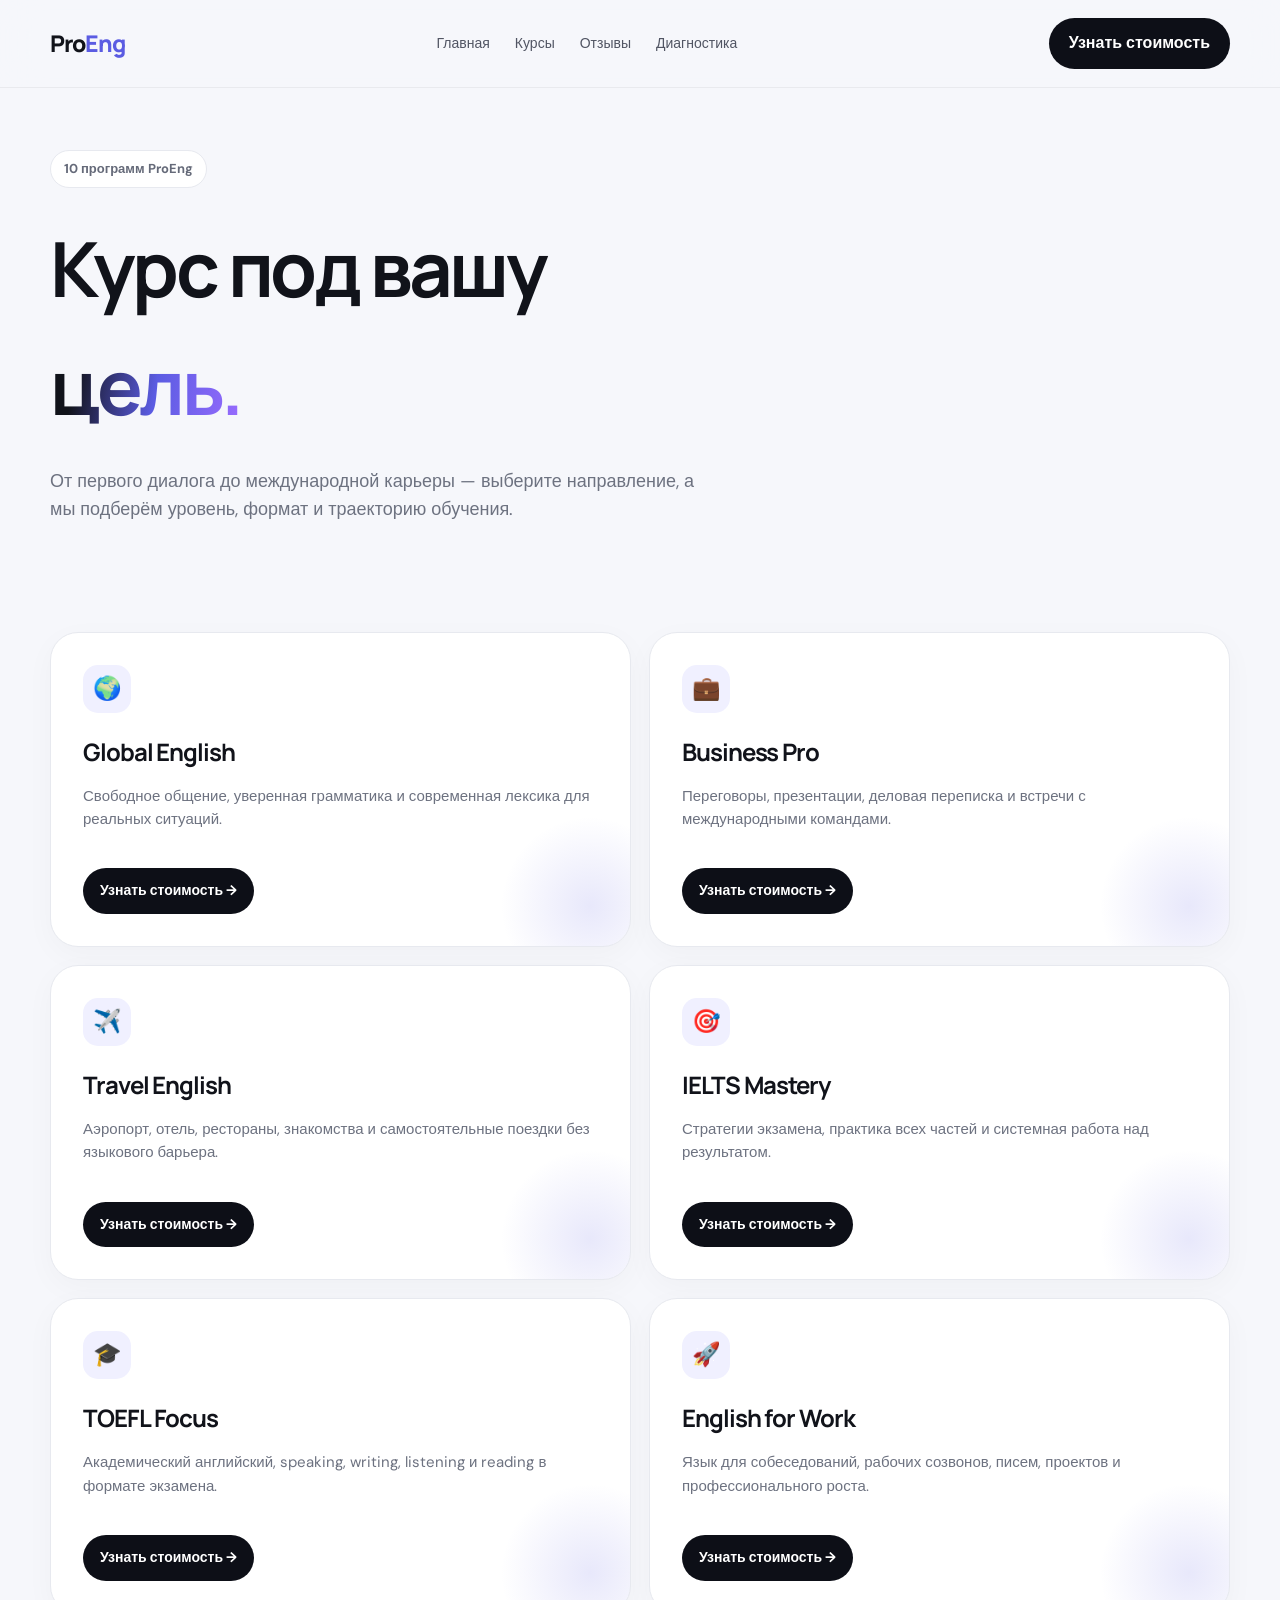
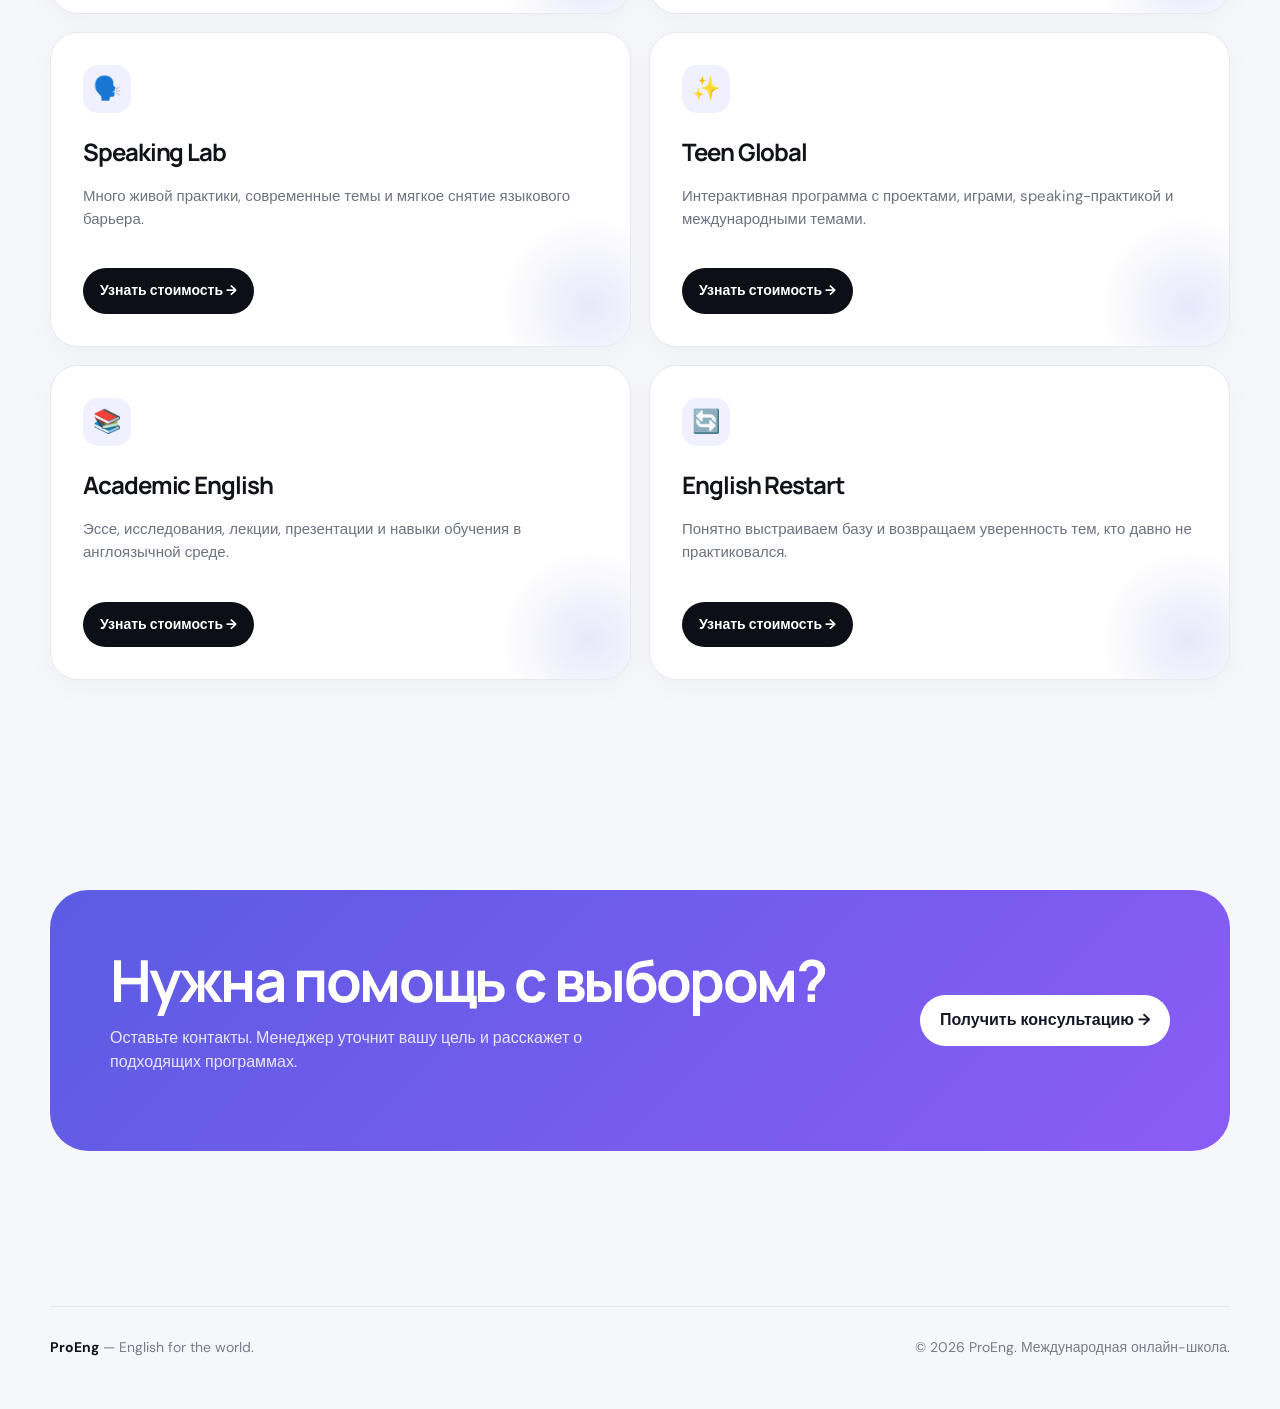
<file: courses.html>
<!doctype html><html lang="ru"><head><meta charset="utf-8"><meta name="viewport" content="width=device-width, initial-scale=1, viewport-fit=cover"><meta name="description" content="ProEng — международная онлайн-школа английского языка."><title>Курсы английского — ProEng</title><link rel="stylesheet" href="styles.css"></head><body><nav class="nav"><div class="container nav-inner"><a class="logo" href="index.html">Pro<span>Eng</span></a><div class="nav-links"><a href="index.html">Главная</a><a href="courses.html">Курсы</a><a href="reviews.html">Отзывы</a><a href="diagnostic.html">Диагностика</a></div><button class="nav-cta js-price" data-course="Узнать стоимость обучения">Узнать стоимость</button><button class="menu">☰</button></div></nav>
<main><section class="page-hero"><div class="container"><div class="eyebrow reveal">10 программ ProEng</div><h1 class="reveal delay-1">Курс под вашу<br><span class="gradient">цель.</span></h1><p class="reveal delay-2">От первого диалога до международной карьеры — выберите направление, а мы подберём уровень, формат и траекторию обучения.</p></div></section>
<section class="section" style="padding-top:20px"><div class="container"><div class="course-grid"><article class="card course-big reveal"><div><div class="course-icon">🌍</div><h3>Global English</h3><p>Свободное общение, уверенная грамматика и современная лексика для реальных ситуаций.</p></div><button class="price-btn js-price" data-course="Стоимость: Global English">Узнать стоимость →</button></article><article class="card course-big reveal"><div><div class="course-icon">💼</div><h3>Business Pro</h3><p>Переговоры, презентации, деловая переписка и встречи с международными командами.</p></div><button class="price-btn js-price" data-course="Стоимость: Business Pro">Узнать стоимость →</button></article><article class="card course-big reveal"><div><div class="course-icon">✈️</div><h3>Travel English</h3><p>Аэропорт, отель, рестораны, знакомства и самостоятельные поездки без языкового барьера.</p></div><button class="price-btn js-price" data-course="Стоимость: Travel English">Узнать стоимость →</button></article><article class="card course-big reveal"><div><div class="course-icon">🎯</div><h3>IELTS Mastery</h3><p>Стратегии экзамена, практика всех частей и системная работа над результатом.</p></div><button class="price-btn js-price" data-course="Стоимость: IELTS Mastery">Узнать стоимость →</button></article><article class="card course-big reveal"><div><div class="course-icon">🎓</div><h3>TOEFL Focus</h3><p>Академический английский, speaking, writing, listening и reading в формате экзамена.</p></div><button class="price-btn js-price" data-course="Стоимость: TOEFL Focus">Узнать стоимость →</button></article><article class="card course-big reveal"><div><div class="course-icon">🚀</div><h3>English for Work</h3><p>Язык для собеседований, рабочих созвонов, писем, проектов и профессионального роста.</p></div><button class="price-btn js-price" data-course="Стоимость: English for Work">Узнать стоимость →</button></article><article class="card course-big reveal"><div><div class="course-icon">🗣️</div><h3>Speaking Lab</h3><p>Много живой практики, современные темы и мягкое снятие языкового барьера.</p></div><button class="price-btn js-price" data-course="Стоимость: Speaking Lab">Узнать стоимость →</button></article><article class="card course-big reveal"><div><div class="course-icon">✨</div><h3>Teen Global</h3><p>Интерактивная программа с проектами, играми, speaking-практикой и международными темами.</p></div><button class="price-btn js-price" data-course="Стоимость: Teen Global">Узнать стоимость →</button></article><article class="card course-big reveal"><div><div class="course-icon">📚</div><h3>Academic English</h3><p>Эссе, исследования, лекции, презентации и навыки обучения в англоязычной среде.</p></div><button class="price-btn js-price" data-course="Стоимость: Academic English">Узнать стоимость →</button></article><article class="card course-big reveal"><div><div class="course-icon">🔄</div><h3>English Restart</h3><p>Понятно выстраиваем базу и возвращаем уверенность тем, кто давно не практиковался.</p></div><button class="price-btn js-price" data-course="Стоимость: English Restart">Узнать стоимость →</button></article></div></div></section>
<section class="section"><div class="container"><div class="cta reveal"><div><h2>Нужна помощь с выбором?</h2><p>Оставьте контакты. Менеджер уточнит вашу цель и расскажет о подходящих программах.</p></div><button class="primary js-price" data-course="Помощь с выбором курса">Получить консультацию →</button></div></div></section></main><footer><div class="container footer-inner"><div><b style="color:#11131a">ProEng</b> — English for the world.</div><div>© <span class="year"></span> ProEng. Международная онлайн-школа.</div></div></footer>
<div class="form-modal" id="formModal">
  <div class="modal">
    <div class="modal-top">
      <div><h2 id="modalTitle">Узнать стоимость</h2><p id="formSub">Оставьте контакты — менеджер подберёт формат обучения и расскажет о стоимости.</p></div>
      <button class="close" onclick="closeForm()" aria-label="Закрыть">×</button>
    </div>
    <form class="form" id="leadForm">
      <input name="firstName" placeholder="Имя" required>
      <input name="lastName" placeholder="Фамилия" required>
      <input name="phone" type="tel" placeholder="Номер телефона" required>
      <input name="telegram" placeholder="Username в Telegram (@username)" required>
      <button type="submit">Отправить заявку</button>
    </form>
    <div class="success" id="success" style="display:none">
      <div class="success-icon">✓</div>
      <h2>Спасибо!</h2>
      <p>Скоро с Вами свяжется наш менеджер и ответит на все вопросы.</p>
      <button class="primary" onclick="closeForm()">Закрыть</button>
    </div>
  </div>
</div>
<script src="script.js"></script></body></html>
</file>
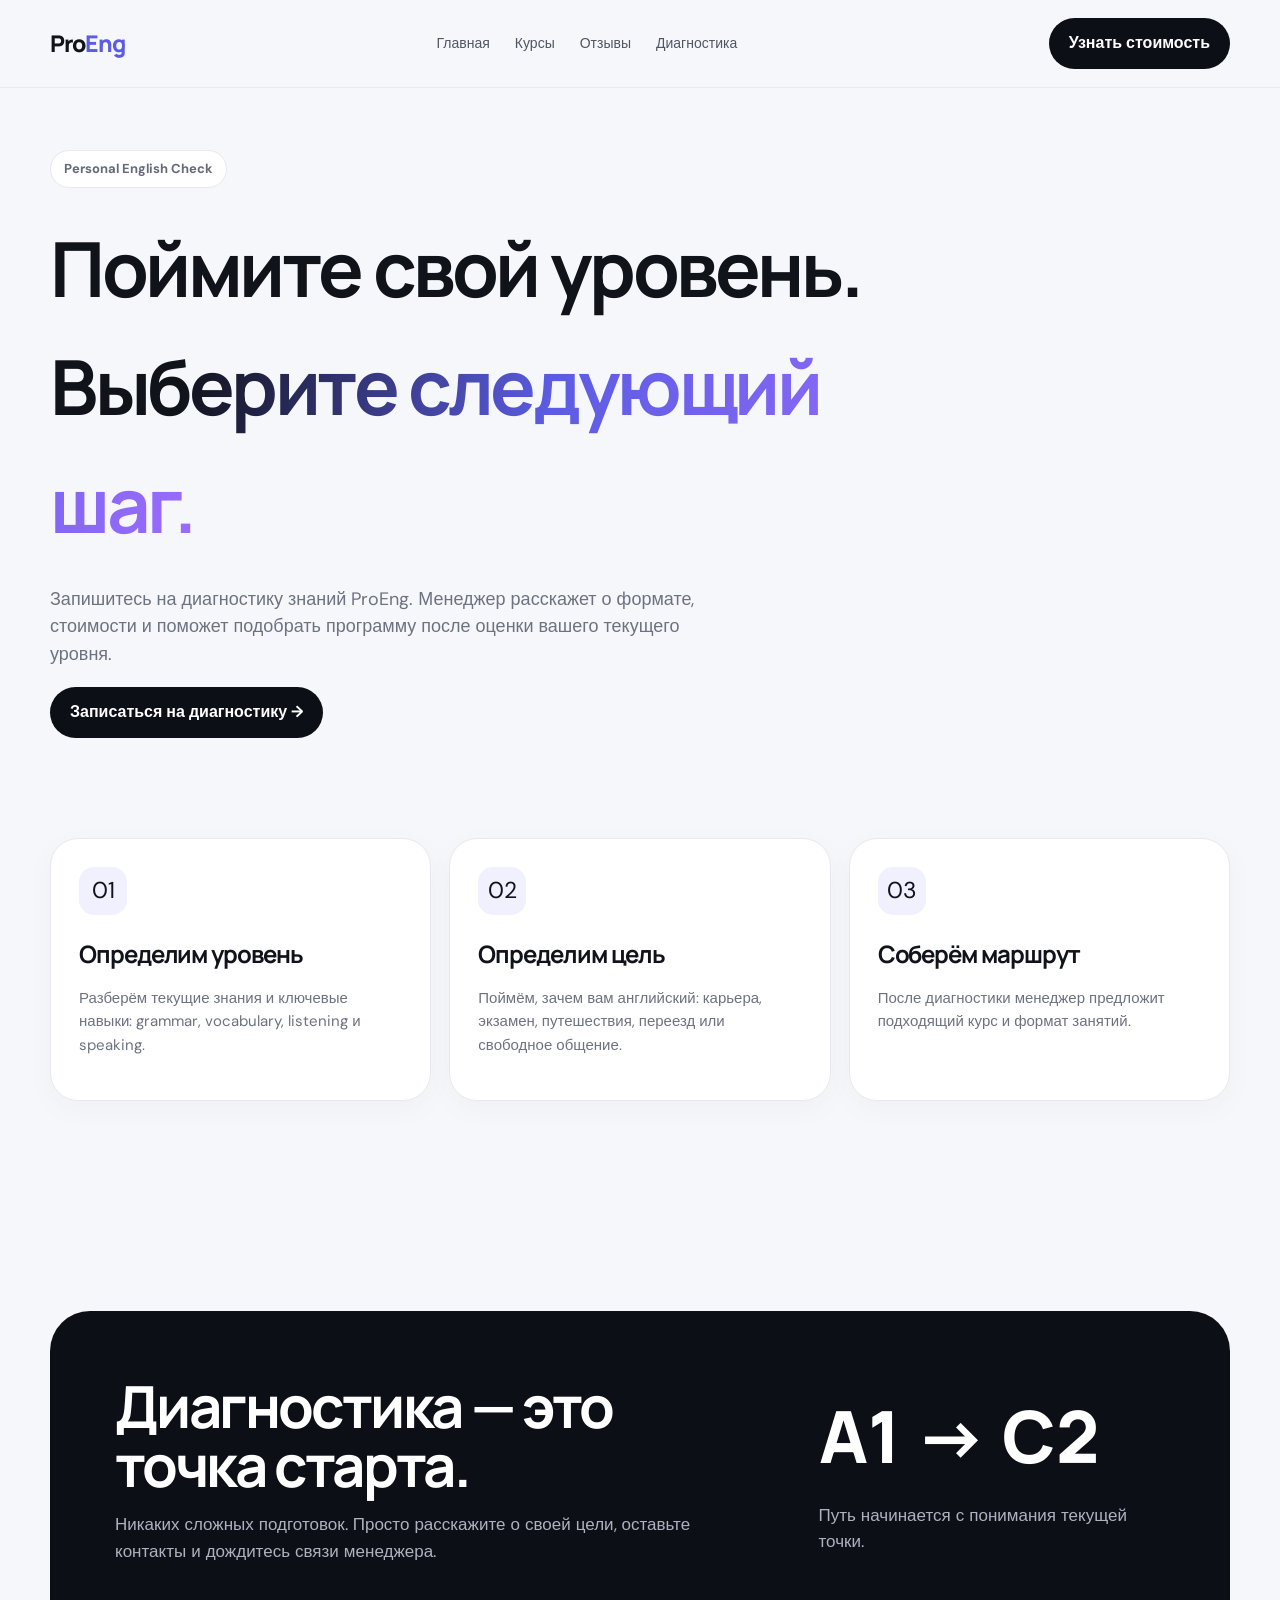
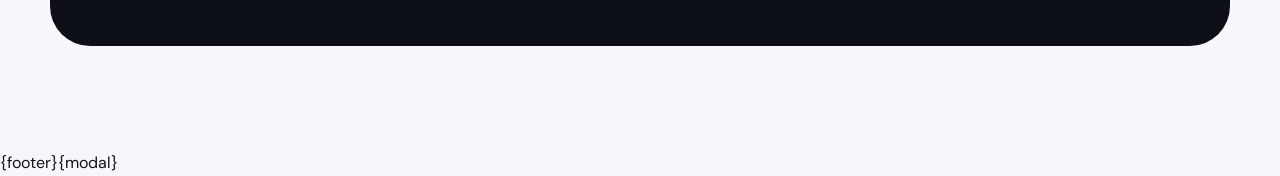
<file: diagnostic.html>
<!doctype html><html lang="ru"><head><meta charset="utf-8"><meta name="viewport" content="width=device-width, initial-scale=1, viewport-fit=cover"><meta name="description" content="ProEng — международная онлайн-школа английского языка."><title>Диагностика знаний — ProEng</title><link rel="stylesheet" href="styles.css"></head><body><nav class="nav"><div class="container nav-inner"><a class="logo" href="index.html">Pro<span>Eng</span></a><div class="nav-links"><a href="index.html">Главная</a><a href="courses.html">Курсы</a><a href="reviews.html">Отзывы</a><a href="diagnostic.html">Диагностика</a></div><button class="nav-cta js-price" data-course="Узнать стоимость обучения">Узнать стоимость</button><button class="menu">☰</button></div></nav>
<main><section class="page-hero"><div class="container"><div class="eyebrow reveal">Personal English Check</div><h1 class="reveal delay-1">Поймите свой уровень.<br><span class="gradient">Выберите следующий шаг.</span></h1><p class="reveal delay-2">Запишитесь на диагностику знаний ProEng. Менеджер расскажет о формате, стоимости и поможет подобрать программу после оценки вашего текущего уровня.</p><button class="primary js-price reveal delay-3" data-course="Записаться на диагностику знаний">Записаться на диагностику →</button></div></section>
<section class="section" style="padding-top:30px"><div class="container"><div class="grid">
<article class="card reveal"><div class="course-icon">01</div><h3>Определим уровень</h3><p>Разберём текущие знания и ключевые навыки: grammar, vocabulary, listening и speaking.</p></article>
<article class="card reveal delay-1"><div class="course-icon">02</div><h3>Определим цель</h3><p>Поймём, зачем вам английский: карьера, экзамен, путешествия, переезд или свободное общение.</p></article>
<article class="card reveal delay-2"><div class="course-icon">03</div><h3>Соберём маршрут</h3><p>После диагностики менеджер предложит подходящий курс и формат занятий.</p></article>
</div></div></section>
<section class="section"><div class="container"><div class="about reveal"><div><h2>Диагностика — это точка старта.</h2><p>Никаких сложных подготовок. Просто расскажите о своей цели, оставьте контакты и дождитесь связи менеджера.</p></div><div><div style="font:800 72px Manrope">A1 → C2</div><p>Путь начинается с понимания текущей точки.</p></div></div></div></section></main>{footer}{modal}<script src="script.js"></script></body></html>
</file>
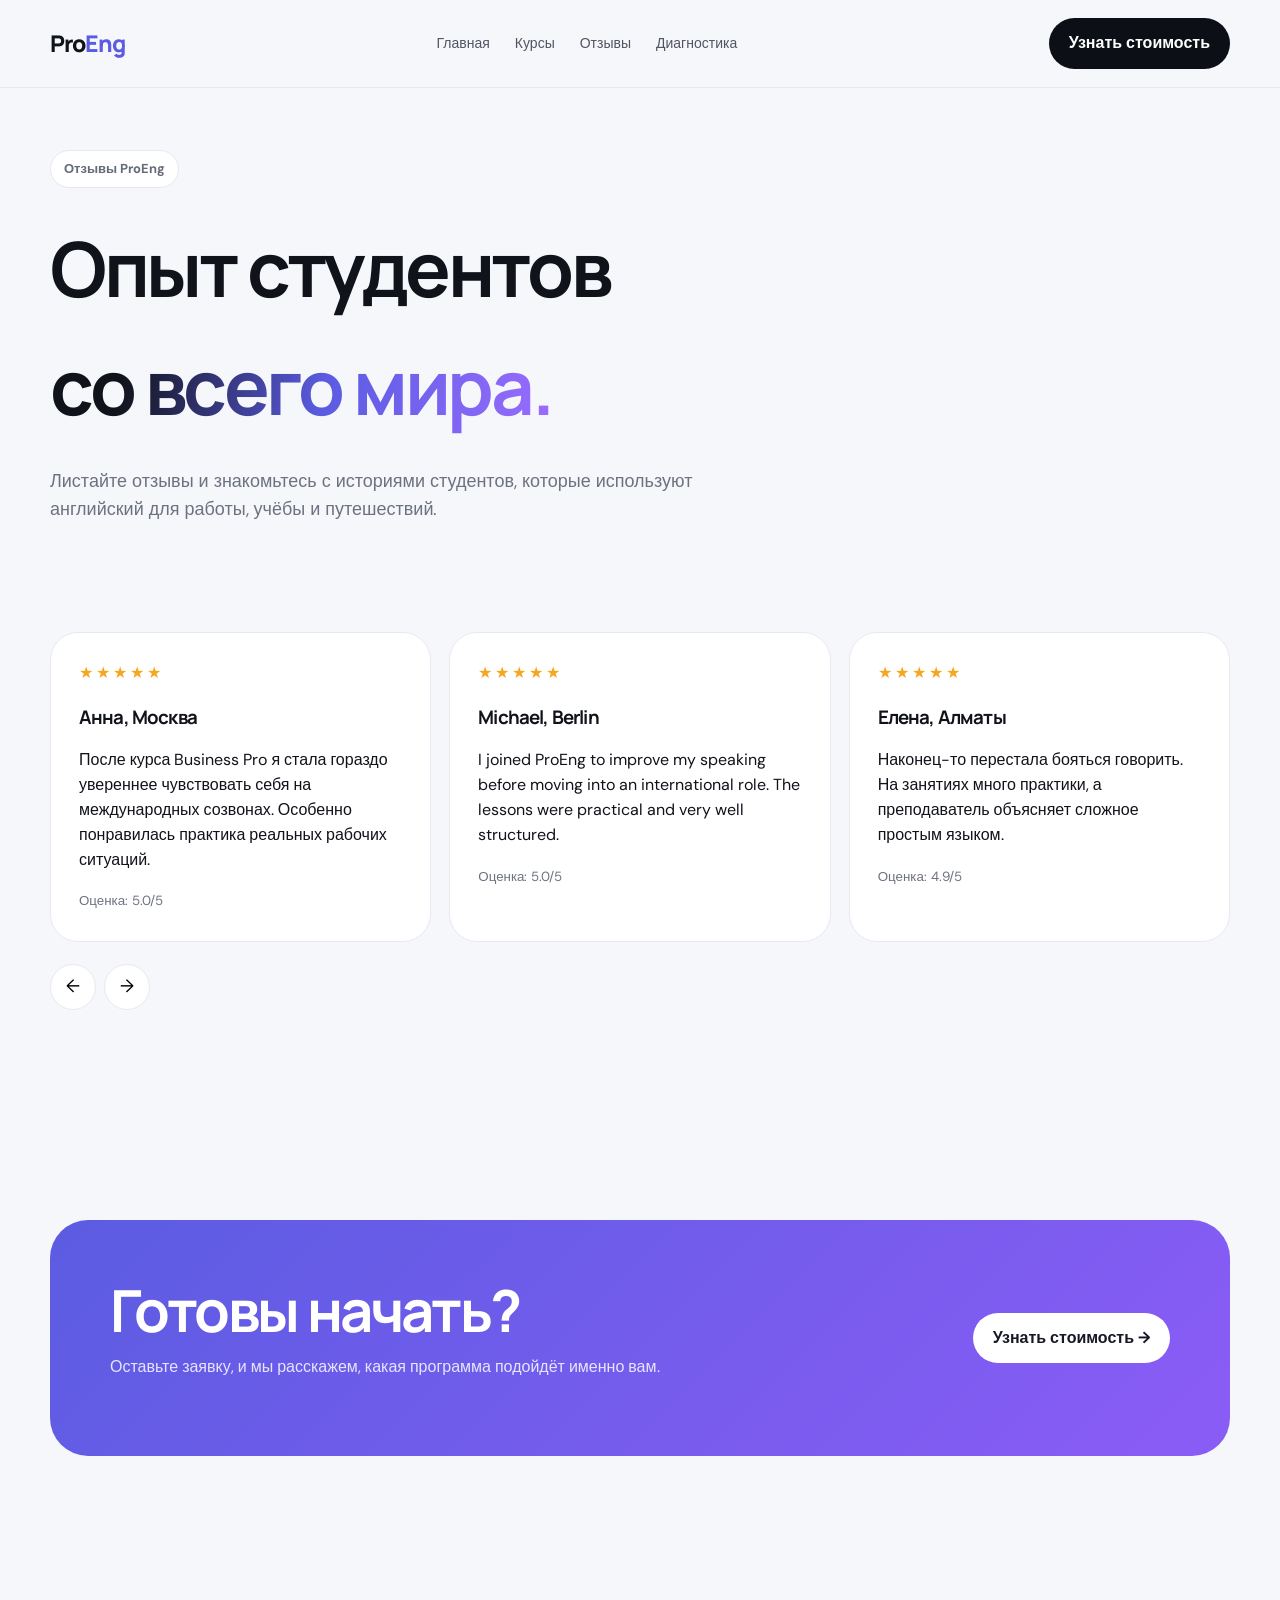
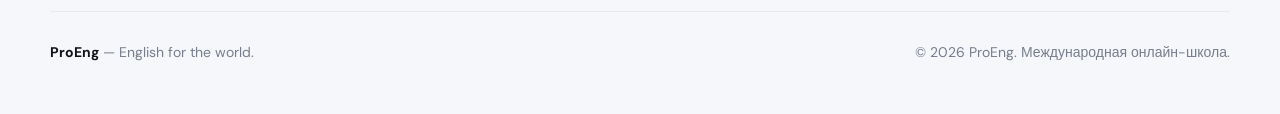
<file: reviews.html>
<!doctype html><html lang="ru"><head><meta charset="utf-8"><meta name="viewport" content="width=device-width, initial-scale=1, viewport-fit=cover"><meta name="description" content="ProEng — международная онлайн-школа английского языка."><title>Отзывы студентов — ProEng</title><link rel="stylesheet" href="styles.css"></head><body><nav class="nav"><div class="container nav-inner"><a class="logo" href="index.html">Pro<span>Eng</span></a><div class="nav-links"><a href="index.html">Главная</a><a href="courses.html">Курсы</a><a href="reviews.html">Отзывы</a><a href="diagnostic.html">Диагностика</a></div><button class="nav-cta js-price" data-course="Узнать стоимость обучения">Узнать стоимость</button><button class="menu">☰</button></div></nav>
<main><section class="page-hero"><div class="container"><div class="eyebrow reveal">Отзывы ProEng</div><h1 class="reveal delay-1">Опыт студентов<br><span class="gradient">со всего мира.</span></h1><p class="reveal delay-2">Листайте отзывы и знакомьтесь с историями студентов, которые используют английский для работы, учёбы и путешествий.</p></div></section>
<section class="section" style="padding-top:20px"><div class="container"><div class="review-wrap"><div class="reviews" id="reviewsTrack"><article class="review"><div class="stars">★★★★★</div><h3>Анна, Москва</h3><p>После курса Business Pro я стала гораздо увереннее чувствовать себя на международных созвонах. Особенно понравилась практика реальных рабочих ситуаций.</p><small>Оценка: 5.0/5</small></article><article class="review"><div class="stars">★★★★★</div><h3>Michael, Berlin</h3><p>I joined ProEng to improve my speaking before moving into an international role. The lessons were practical and very well structured.</p><small>Оценка: 5.0/5</small></article><article class="review"><div class="stars">★★★★★</div><h3>Елена, Алматы</h3><p>Наконец-то перестала бояться говорить. На занятиях много практики, а преподаватель объясняет сложное простым языком.</p><small>Оценка: 4.9/5</small></article><article class="review"><div class="stars">★★★★★</div><h3>Даниил, Варшава</h3><p>Готовился к IELTS вместе с ProEng. Понравилась система обратной связи и понятный план подготовки по неделям.</p><small>Оценка: 5.0/5</small></article><article class="review"><div class="stars">★★★★★</div><h3>Sofia, Barcelona</h3><p>The travel English course was exactly what I needed before my trip. I used the phrases from the lessons almost immediately.</p><small>Оценка: 4.9/5</small></article><article class="review"><div class="stars">★★★★★</div><h3>Александр, Санкт-Петербург</h3><p>Удобный онлайн-формат и ощущение настоящей международной среды. Я заметил прогресс уже в первые недели.</p><small>Оценка: 5.0/5</small></article></div></div><div class="slider-controls"><button class="circle-btn" id="prev">←</button><button class="circle-btn" id="next">→</button></div></div></section>
<section class="section"><div class="container"><div class="cta reveal"><div><h2>Готовы начать?</h2><p>Оставьте заявку, и мы расскажем, какая программа подойдёт именно вам.</p></div><button class="primary js-price" data-course="Узнать стоимость обучения">Узнать стоимость →</button></div></div></section></main><footer><div class="container footer-inner"><div><b style="color:#11131a">ProEng</b> — English for the world.</div><div>© <span class="year"></span> ProEng. Международная онлайн-школа.</div></div></footer>
<div class="form-modal" id="formModal">
  <div class="modal">
    <div class="modal-top">
      <div><h2 id="modalTitle">Узнать стоимость</h2><p id="formSub">Оставьте контакты — менеджер подберёт формат обучения и расскажет о стоимости.</p></div>
      <button class="close" onclick="closeForm()" aria-label="Закрыть">×</button>
    </div>
    <form class="form" id="leadForm">
      <input name="firstName" placeholder="Имя" required>
      <input name="lastName" placeholder="Фамилия" required>
      <input name="phone" type="tel" placeholder="Номер телефона" required>
      <input name="telegram" placeholder="Username в Telegram (@username)" required>
      <button type="submit">Отправить заявку</button>
    </form>
    <div class="success" id="success" style="display:none">
      <div class="success-icon">✓</div>
      <h2>Спасибо!</h2>
      <p>Скоро с Вами свяжется наш менеджер и ответит на все вопросы.</p>
      <button class="primary" onclick="closeForm()">Закрыть</button>
    </div>
  </div>
</div>
<script src="script.js"></script></body></html>
</file>
<file: styles.css>
@import url('https://fonts.googleapis.com/css2?family=DM+Sans:wght@400;500;600;700&family=Manrope:wght@500;600;700;800&display=swap');

:root{
  --bg:#f6f7fb; --surface:#fff; --text:#11131a; --muted:#6d7280;
  --line:#e7e9ef; --accent:#5b5ce2; --accent2:#8b5cf6; --dark:#0d0f17;
  --shadow:0 24px 70px rgba(22,25,45,.10);
}
*{box-sizing:border-box}
html{scroll-behavior:smooth}
body{margin:0;background:var(--bg);color:var(--text);font-family:"DM Sans",sans-serif;line-height:1.55;overflow-x:hidden}
a{text-decoration:none;color:inherit}
button,input{font:inherit}
button{cursor:pointer;border:0}
.container{width:min(1180px,calc(100% - 40px));margin:auto}
.nav{position:fixed;top:0;left:0;right:0;z-index:50;padding:18px 0;background:rgba(246,247,251,.72);backdrop-filter:blur(20px);border-bottom:1px solid rgba(0,0,0,.05)}
.nav-inner{display:flex;align-items:center;justify-content:space-between;gap:25px}
.logo{font-family:Manrope;font-size:23px;font-weight:800;letter-spacing:-1px}
.logo span{color:var(--accent)}
.nav-links{display:flex;gap:25px;align-items:center}
.nav-links a{font-size:14px;color:#515563;transition:.3s}
.nav-links a:hover,.nav-links a.active{color:var(--text)}
.nav-cta,.primary{background:var(--dark);color:white;border-radius:999px;padding:13px 20px;font-weight:700;transition:.35s}
.nav-cta:hover,.primary:hover{transform:translateY(-2px);box-shadow:0 12px 28px rgba(13,15,23,.18)}
.menu{display:none;background:none;font-size:25px}
.hero{min-height:100vh;padding:150px 0 90px;display:flex;align-items:center;position:relative;overflow:hidden}
.hero:before{content:"";position:absolute;width:600px;height:600px;border-radius:50%;background:radial-gradient(circle,rgba(91,92,226,.18),transparent 68%);top:-120px;right:-120px;filter:blur(8px)}
.eyebrow{display:inline-flex;padding:8px 13px;border:1px solid var(--line);background:#fff;border-radius:999px;color:#656a79;font-size:13px;font-weight:700;margin-bottom:22px}
h1,h2,h3{font-family:Manrope;letter-spacing:-.045em;margin:0}
.hero h1{font-size:clamp(50px,7vw,86px);line-height:.98;max-width:850px}
.gradient{background:linear-gradient(100deg,#11131a 15%,#5b5ce2 55%,#9a6cff);-webkit-background-clip:text;background-clip:text;color:transparent}
.hero p{font-size:19px;color:var(--muted);max-width:680px;margin:28px 0}
.actions{display:flex;gap:12px;flex-wrap:wrap}
.secondary{background:#fff;color:var(--text);border:1px solid var(--line);border-radius:999px;padding:13px 20px;font-weight:700;transition:.35s}
.secondary:hover{transform:translateY(-2px);background:#fafaff}
.stats{display:flex;gap:38px;margin-top:50px;flex-wrap:wrap}
.stat strong{display:block;font:800 30px Manrope}.stat span{font-size:13px;color:var(--muted)}
.section{padding:105px 0}
.section-head{display:flex;justify-content:space-between;align-items:end;gap:30px;margin-bottom:40px}
.section h2{font-size:clamp(36px,5vw,58px);line-height:1.02}
.section-head p{max-width:500px;color:var(--muted)}
.grid{display:grid;grid-template-columns:repeat(3,1fr);gap:18px}
.card{background:var(--surface);border:1px solid var(--line);border-radius:28px;padding:28px;box-shadow:0 8px 30px rgba(20,23,40,.03);transition:transform .5s cubic-bezier(.2,.8,.2,1),box-shadow .5s}
.card:hover{transform:translateY(-8px);box-shadow:var(--shadow)}
.course-card{min-height:270px;display:flex;flex-direction:column;justify-content:space-between}
.course-icon{width:48px;height:48px;border-radius:15px;background:#f0f0ff;display:grid;place-items:center;font-size:23px;margin-bottom:20px}
.card h3{font-size:24px;margin-bottom:10px}.card p{color:var(--muted);font-size:15px}
.card .link{color:var(--accent);font-weight:700;font-size:14px;margin-top:20px}
.about{background:#0d0f17;color:#fff;border-radius:40px;padding:65px;display:grid;grid-template-columns:1.3fr .7fr;gap:60px;align-items:center}
.about p{color:#aeb2c0;font-size:17px}
.pills{display:flex;flex-wrap:wrap;gap:9px;margin-top:25px}.pill{padding:10px 14px;border:1px solid #2a2d38;border-radius:999px;color:#d9dbe4;font-size:13px}
.founder{display:grid;grid-template-columns:.7fr 1.3fr;gap:60px;align-items:center}
.founder-img{width:100%;max-width:350px;border-radius:35px;display:block;box-shadow:0 30px 80px rgba(0,0,0,.16)}
.quote{font-size:28px;font-family:Manrope;font-weight:700;line-height:1.25}
.review-wrap{position:relative;overflow:hidden}
.reviews{display:flex;gap:18px;transition:transform .6s cubic-bezier(.2,.8,.2,1)}
.review{min-width:calc((100% - 36px)/3);background:#fff;border:1px solid var(--line);border-radius:28px;padding:28px}
.stars{letter-spacing:3px;color:#f5a623;margin-bottom:18px}.review small{color:var(--muted)}
.slider-controls{display:flex;gap:8px;margin-top:22px}.circle-btn{width:46px;height:46px;border-radius:50%;background:#fff;border:1px solid var(--line);font-size:18px}
.cta{background:linear-gradient(135deg,#5b5ce2,#8b5cf6);color:#fff;border-radius:38px;padding:60px;display:flex;justify-content:space-between;align-items:center;gap:30px}
.cta p{color:#e6e5ff;max-width:560px}.cta .primary{background:#fff;color:#171827}
footer{padding:50px 0;color:#777d8c;font-size:14px}.footer-inner{display:flex;justify-content:space-between;gap:25px;flex-wrap:wrap;border-top:1px solid var(--line);padding-top:30px}
.page-hero{padding:150px 0 70px}.page-hero h1{font-size:clamp(48px,7vw,76px);max-width:850px}.page-hero p{color:var(--muted);font-size:18px;max-width:650px;margin-top:22px}
.course-grid{display:grid;grid-template-columns:repeat(2,1fr);gap:18px}
.course-big{padding:32px;min-height:300px;position:relative;overflow:hidden}
.course-big:after{content:"";position:absolute;width:180px;height:180px;border-radius:50%;background:radial-gradient(circle,rgba(91,92,226,.14),transparent 70%);right:-50px;bottom:-50px}
.price-btn{margin-top:22px;display:inline-block;background:var(--dark);color:#fff;border-radius:999px;padding:12px 17px;font-weight:700;font-size:14px}
.form-modal{position:fixed;inset:0;background:rgba(8,10,18,.58);backdrop-filter:blur(12px);display:none;align-items:center;justify-content:center;padding:20px;z-index:100}
.form-modal.show{display:flex;animation:fadeIn .3s ease}
.modal{background:#fff;width:min(510px,100%);border-radius:30px;padding:34px;box-shadow:0 30px 100px rgba(0,0,0,.25);animation:pop .45s cubic-bezier(.2,.8,.2,1)}
.modal-top{display:flex;justify-content:space-between;gap:20px;align-items:start}.close{width:40px;height:40px;border-radius:50%;background:#f1f2f6}
.modal h2{font-size:32px}.modal p{color:var(--muted);font-size:14px}
.form{display:grid;gap:12px;margin-top:22px}.form input{width:100%;padding:15px 16px;border:1px solid #dfe2e9;border-radius:15px;outline:0;transition:.2s}
.form input:focus{border-color:#8b8cf0;box-shadow:0 0 0 4px rgba(91,92,226,.1)}
.form button{padding:15px;border-radius:15px;background:var(--dark);color:#fff;font-weight:800;margin-top:4px}
.success{text-align:center;padding:15px 5px}.success-icon{font-size:45px;margin-bottom:10px}
.reveal{opacity:0;transform:translateY(30px);transition:opacity .8s ease,transform .8s cubic-bezier(.2,.8,.2,1)}
.reveal.visible{opacity:1;transform:none}
.delay-1{transition-delay:.1s}.delay-2{transition-delay:.2s}.delay-3{transition-delay:.3s}
@keyframes fadeIn{from{opacity:0}to{opacity:1}}@keyframes pop{from{opacity:0;transform:scale(.95) translateY(15px)}to{opacity:1;transform:none}}

/* ===== MOBILE / TABLET OPTIMIZATION ===== */
html, body { width:100%; max-width:100%; overflow-x:hidden; }
img, video { max-width:100%; height:auto; }
button, a { -webkit-tap-highlight-color: transparent; }
button { touch-action: manipulation; }

@media (max-width: 850px){
  .container{width:calc(100% - 32px);max-width:none}
  .nav{padding:12px 0}
  .nav-inner{min-height:48px}
  .logo{font-size:21px}
  .menu{display:grid;place-items:center;width:44px;height:44px;padding:0;border-radius:50%;background:#fff;border:1px solid var(--line);font-size:21px;line-height:1}
  .nav-links{
    display:none;position:absolute;top:68px;left:16px;right:16px;
    background:rgba(255,255,255,.97);backdrop-filter:blur(20px);
    border:1px solid var(--line);padding:10px;border-radius:22px;
    flex-direction:column;align-items:stretch;gap:4px;box-shadow:var(--shadow)
  }
  .nav-links.open{display:flex}
  .nav-links a{padding:14px 15px;border-radius:14px;font-size:15px}
  .nav-links a:hover{background:#f5f5fa}
  .nav-cta{display:none}

  .hero{min-height:auto;padding:125px 0 70px}
  .hero:before{width:350px;height:350px;right:-160px;top:-70px}
  .hero h1{font-size:clamp(43px,12vw,62px);line-height:.98;max-width:100%;letter-spacing:-.055em}
  .hero p{font-size:17px;line-height:1.55;margin:22px 0;max-width:100%}
  .eyebrow{font-size:12px;margin-bottom:17px}
  .actions{width:100%;display:grid;grid-template-columns:1fr;gap:10px}
  .actions .primary,.actions .secondary{width:100%;text-align:center;padding:15px 18px}
  .stats{display:grid;grid-template-columns:repeat(3,1fr);gap:14px;margin-top:38px}
  .stat strong{font-size:24px}
  .stat span{font-size:11px;line-height:1.3;display:block}

  .section{padding:72px 0}
  .section-head{display:block;margin-bottom:28px}
  .section h2{font-size:clamp(34px,9vw,48px);line-height:1.03}
  .section-head p{font-size:15px;line-height:1.55;margin:16px 0 0;max-width:100%}
  .section-head>a{display:inline-block;margin-top:20px}
  .grid,.course-grid{grid-template-columns:1fr;gap:14px}
  .card{border-radius:22px;padding:23px}
  .course-card{min-height:0}
  .course-big{min-height:0;padding:24px}
  .course-icon{width:44px;height:44px;border-radius:13px;margin-bottom:16px}
  .card h3{font-size:22px}
  .card p{font-size:14px}
  .price-btn{display:block;text-align:center;width:100%;padding:14px 16px}

  .about{grid-template-columns:1fr;padding:30px;border-radius:28px;gap:26px}
  .about h2{font-size:36px}
  .about p{font-size:15px}
  .about div:last-child > div{font-size:65px !important}

  .founder{grid-template-columns:1fr;gap:30px}
  .founder-img{max-width:100%;width:min(100%,360px);margin:auto;border-radius:28px}
  .quote{font-size:23px}
  .founder h2{font-size:42px}

  .review-wrap{margin-right:-2px}
  .reviews{gap:12px}
  .review{min-width:100%;padding:23px;border-radius:22px}
  .review h3{font-size:20px}
  .review p{font-size:14px}
  .slider-controls{margin-top:16px}
  .circle-btn{width:44px;height:44px}

  .cta{padding:30px;border-radius:28px}
  .cta h2{font-size:36px}
  .cta p{font-size:15px}
  .cta .primary{display:block;width:100%;text-align:center;margin-top:20px}

  .page-hero{padding:125px 0 55px}
  .page-hero h1{font-size:clamp(44px,12vw,62px);line-height:.98}
  .page-hero p{font-size:16px;line-height:1.55}
  .page-hero>.container>.primary{width:100%;margin-top:20px;padding:15px}

  .form-modal{padding:14px;align-items:flex-end}
  .modal{
    width:100%;max-height:92vh;overflow:auto;
    border-radius:26px 26px 18px 18px;padding:24px 18px;
    animation:mobilePop .35s cubic-bezier(.2,.8,.2,1)
  }
  .modal h2{font-size:28px;line-height:1.05}
  .modal p{font-size:13px;line-height:1.45}
  .modal-top{gap:12px}
  .close{flex:0 0 40px}
  .form{gap:10px}
  .form input{font-size:16px;padding:15px;border-radius:14px}
  .form button{padding:16px;border-radius:14px}
  .success{padding:10px 3px 4px}
  .success h2{font-size:30px}

  footer{padding:35px 0}
  .footer-inner{display:block;text-align:center;line-height:1.7}
}
@keyframes mobilePop{
  from{opacity:0;transform:translateY(35px)}
  to{opacity:1;transform:none}
}

@media (max-width: 520px){
  .container{width:calc(100% - 28px)}
  .hero{padding-top:112px}
  .hero h1{font-size:46px}
  .hero p{font-size:16px}
  .stats{grid-template-columns:1fr 1fr}
  .stats .stat:last-child{grid-column:1/-1}
  .stat strong{font-size:23px}
  .section{padding:60px 0}
  .section h2{font-size:36px}
  .about{padding:25px}
  .about h2{font-size:34px}
  .founder h2{font-size:39px}
  .quote{font-size:21px}
  .page-hero{padding-top:112px}
  .page-hero h1{font-size:45px}
  .cta{padding:25px}
  .cta h2{font-size:33px}
}

@media (max-width: 360px){
  .container{width:calc(100% - 22px)}
  .logo{font-size:20px}
  .hero h1{font-size:40px}
  .stats{gap:10px}
  .stat strong{font-size:21px}
  .stat span{font-size:10px}
  .card,.course-big{padding:20px}
}
</file>
